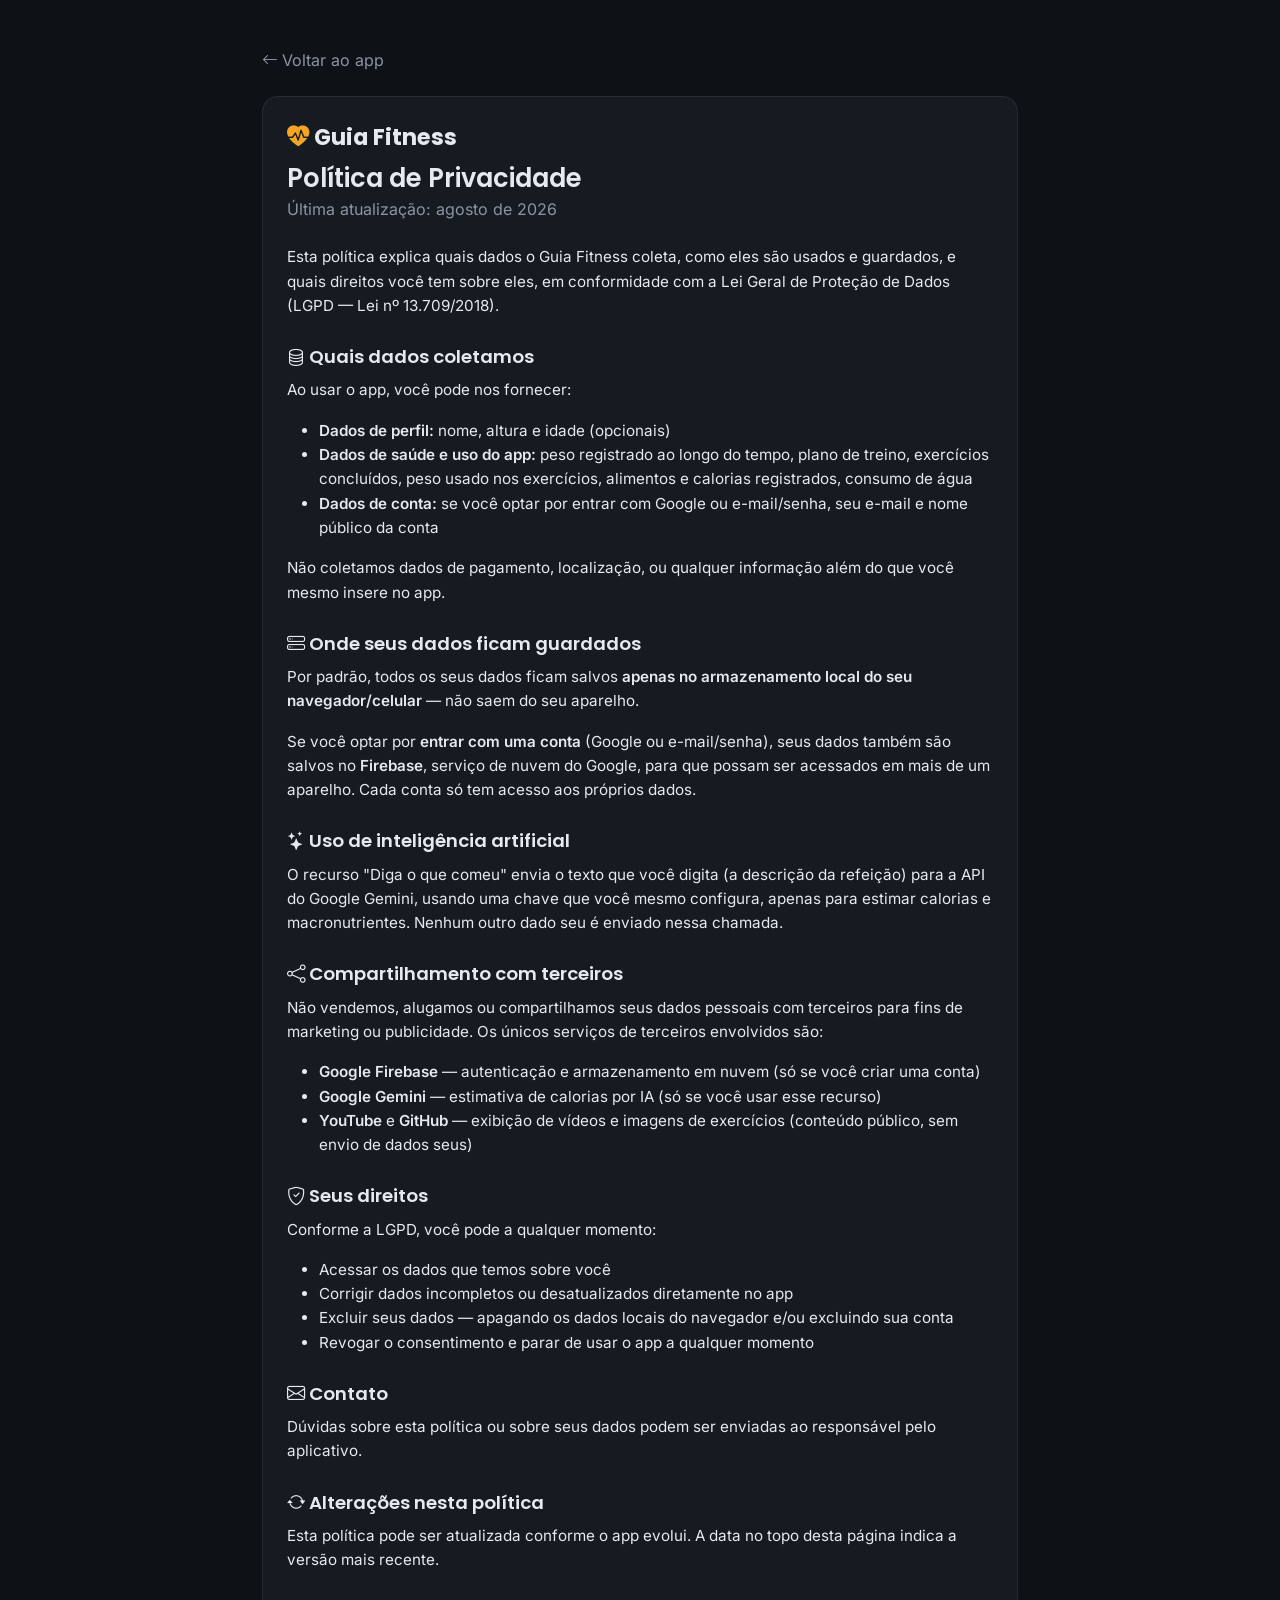
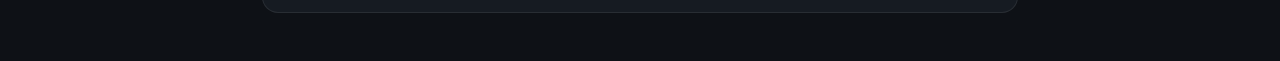
<file: privacidade.html>
<!DOCTYPE html>
<html lang="pt-BR" data-bs-theme="dark">
<head>
<script>
  (function(){
    try{
      var tema = localStorage.getItem('fitness:tema');
      if(tema === 'light') document.documentElement.setAttribute('data-bs-theme', 'light');
    }catch(e){}
  })();
</script>
<meta charset="UTF-8">
<meta name="viewport" content="width=device-width, initial-scale=1.0">
<title>Política de Privacidade — Guia Fitness</title>
<link href="css/bootstrap.min.css" rel="stylesheet">
<link href="css/bootstrap-icons.min.css" rel="stylesheet">
<link href="css/fonts.css" rel="stylesheet">
<style>
  :root{
    --accent: #F5A524;
    --bg-deep: #0E1116;
    --bg-panel: #161B22;
    --line: rgba(255,255,255,0.08);
    --text-1: #e5e9f0;
    --text-2: #8a94a3;
  }
  [data-bs-theme="light"]{
    --bg-deep: #F4F6F9;
    --bg-panel: #FFFFFF;
    --line: rgba(15,23,42,0.10);
    --text-1: #1a2130;
    --text-2: #5b6472;
  }
  body{
    background:var(--bg-deep);
    color:var(--text-1);
    font-family:'Inter', system-ui, sans-serif;
    min-height:100vh;
  }
  h1,h2,h3,.brand{ font-family:'Poppins', system-ui, sans-serif; }
  .panel{
    background:var(--bg-panel);
    border:1px solid var(--line);
    border-radius:16px;
    padding:24px;
  }
  .stat-sub{ color:var(--text-2); }
  a{ color:var(--accent); }
  section{ margin-bottom:28px; }
  section h2{ font-size:1.15rem; margin-bottom:10px; }
  section p, section li{ font-size:0.95rem; line-height:1.6; }
</style>
</head>
<body>
<div class="container py-5" style="max-width:780px;">

  <a href="index.html" class="stat-sub d-inline-flex align-items-center gap-1 mb-4" style="text-decoration:none;">
    <i class="bi bi-arrow-left"></i> Voltar ao app
  </a>

  <div class="panel">
    <div class="mb-4">
      <span class="brand" style="font-size:1.4rem; font-weight:700;"><i class="bi bi-heart-pulse-fill" style="color:var(--accent);"></i> Guia Fitness</span>
      <h1 class="mt-2 mb-1" style="font-size:1.6rem;">Política de Privacidade</h1>
      <div class="stat-sub">Última atualização: agosto de 2026</div>
    </div>

    <section>
      <p>Esta política explica quais dados o Guia Fitness coleta, como eles são usados e guardados, e quais direitos você tem sobre eles, em conformidade com a Lei Geral de Proteção de Dados (LGPD — Lei nº 13.709/2018).</p>
    </section>

    <section>
      <h2><i class="bi bi-database accent-1"></i> Quais dados coletamos</h2>
      <p>Ao usar o app, você pode nos fornecer:</p>
      <ul>
        <li><strong>Dados de perfil:</strong> nome, altura e idade (opcionais)</li>
        <li><strong>Dados de saúde e uso do app:</strong> peso registrado ao longo do tempo, plano de treino, exercícios concluídos, peso usado nos exercícios, alimentos e calorias registrados, consumo de água</li>
        <li><strong>Dados de conta:</strong> se você optar por entrar com Google ou e-mail/senha, seu e-mail e nome público da conta</li>
      </ul>
      <p>Não coletamos dados de pagamento, localização, ou qualquer informação além do que você mesmo insere no app.</p>
    </section>

    <section>
      <h2><i class="bi bi-hdd-stack accent-3"></i> Onde seus dados ficam guardados</h2>
      <p>Por padrão, todos os seus dados ficam salvos <strong>apenas no armazenamento local do seu navegador/celular</strong> — não saem do seu aparelho.</p>
      <p>Se você optar por <strong>entrar com uma conta</strong> (Google ou e-mail/senha), seus dados também são salvos no <strong>Firebase</strong>, serviço de nuvem do Google, para que possam ser acessados em mais de um aparelho. Cada conta só tem acesso aos próprios dados.</p>
    </section>

    <section>
      <h2><i class="bi bi-stars accent-2"></i> Uso de inteligência artificial</h2>
      <p>O recurso "Diga o que comeu" envia o texto que você digita (a descrição da refeição) para a API do Google Gemini, usando uma chave que você mesmo configura, apenas para estimar calorias e macronutrientes. Nenhum outro dado seu é enviado nessa chamada.</p>
    </section>

    <section>
      <h2><i class="bi bi-share accent-4"></i> Compartilhamento com terceiros</h2>
      <p>Não vendemos, alugamos ou compartilhamos seus dados pessoais com terceiros para fins de marketing ou publicidade. Os únicos serviços de terceiros envolvidos são:</p>
      <ul>
        <li><strong>Google Firebase</strong> — autenticação e armazenamento em nuvem (só se você criar uma conta)</li>
        <li><strong>Google Gemini</strong> — estimativa de calorias por IA (só se você usar esse recurso)</li>
        <li><strong>YouTube</strong> e <strong>GitHub</strong> — exibição de vídeos e imagens de exercícios (conteúdo público, sem envio de dados seus)</li>
      </ul>
    </section>

    <section>
      <h2><i class="bi bi-shield-check accent-1"></i> Seus direitos</h2>
      <p>Conforme a LGPD, você pode a qualquer momento:</p>
      <ul>
        <li>Acessar os dados que temos sobre você</li>
        <li>Corrigir dados incompletos ou desatualizados diretamente no app</li>
        <li>Excluir seus dados — apagando os dados locais do navegador e/ou excluindo sua conta</li>
        <li>Revogar o consentimento e parar de usar o app a qualquer momento</li>
      </ul>
    </section>

    <section>
      <h2><i class="bi bi-envelope accent-3"></i> Contato</h2>
      <p>Dúvidas sobre esta política ou sobre seus dados podem ser enviadas ao responsável pelo aplicativo.</p>
    </section>

    <section class="mb-0">
      <h2><i class="bi bi-arrow-repeat accent-2"></i> Alterações nesta política</h2>
      <p>Esta política pode ser atualizada conforme o app evolui. A data no topo desta página indica a versão mais recente.</p>
    </section>
  </div>

</div>
</body>
</html>
</file>
<file: css/fonts.css>
/* Poppins e Inter hospedadas localmente (substitui fonts.googleapis.com) */
@font-face {
  font-family: 'Poppins';
  font-style: normal;
  font-weight: 600;
  font-display: swap;
  src: url('webfonts/poppins-latin-600-normal.woff2') format('woff2');
}
@font-face {
  font-family: 'Poppins';
  font-style: normal;
  font-weight: 700;
  font-display: swap;
  src: url('webfonts/poppins-latin-700-normal.woff2') format('woff2');
}
@font-face {
  font-family: 'Poppins';
  font-style: normal;
  font-weight: 800;
  font-display: swap;
  src: url('webfonts/poppins-latin-800-normal.woff2') format('woff2');
}
@font-face {
  font-family: 'Inter';
  font-style: normal;
  font-weight: 400;
  font-display: swap;
  src: url('webfonts/inter-latin-400-normal.woff2') format('woff2');
}
@font-face {
  font-family: 'Inter';
  font-style: normal;
  font-weight: 500;
  font-display: swap;
  src: url('webfonts/inter-latin-500-normal.woff2') format('woff2');
}
@font-face {
  font-family: 'Inter';
  font-style: normal;
  font-weight: 600;
  font-display: swap;
  src: url('webfonts/inter-latin-600-normal.woff2') format('woff2');
}
</file>
